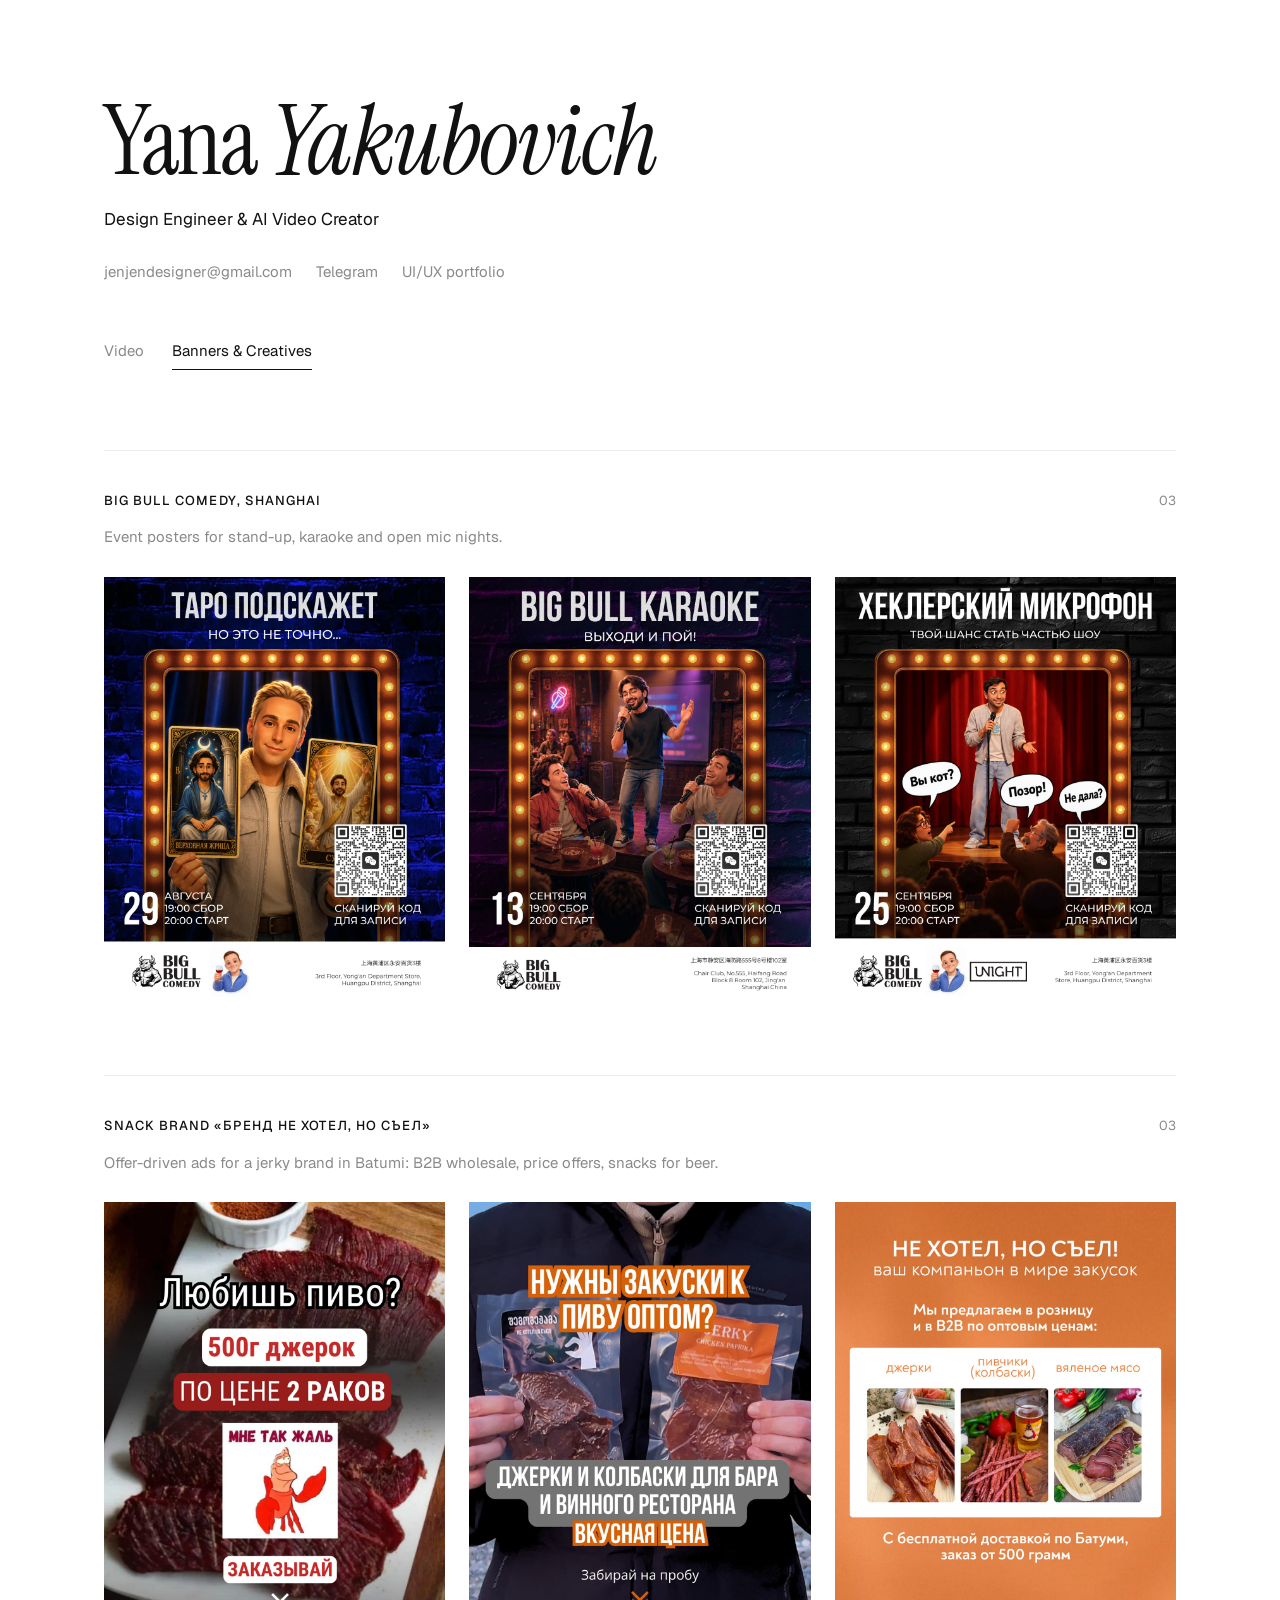
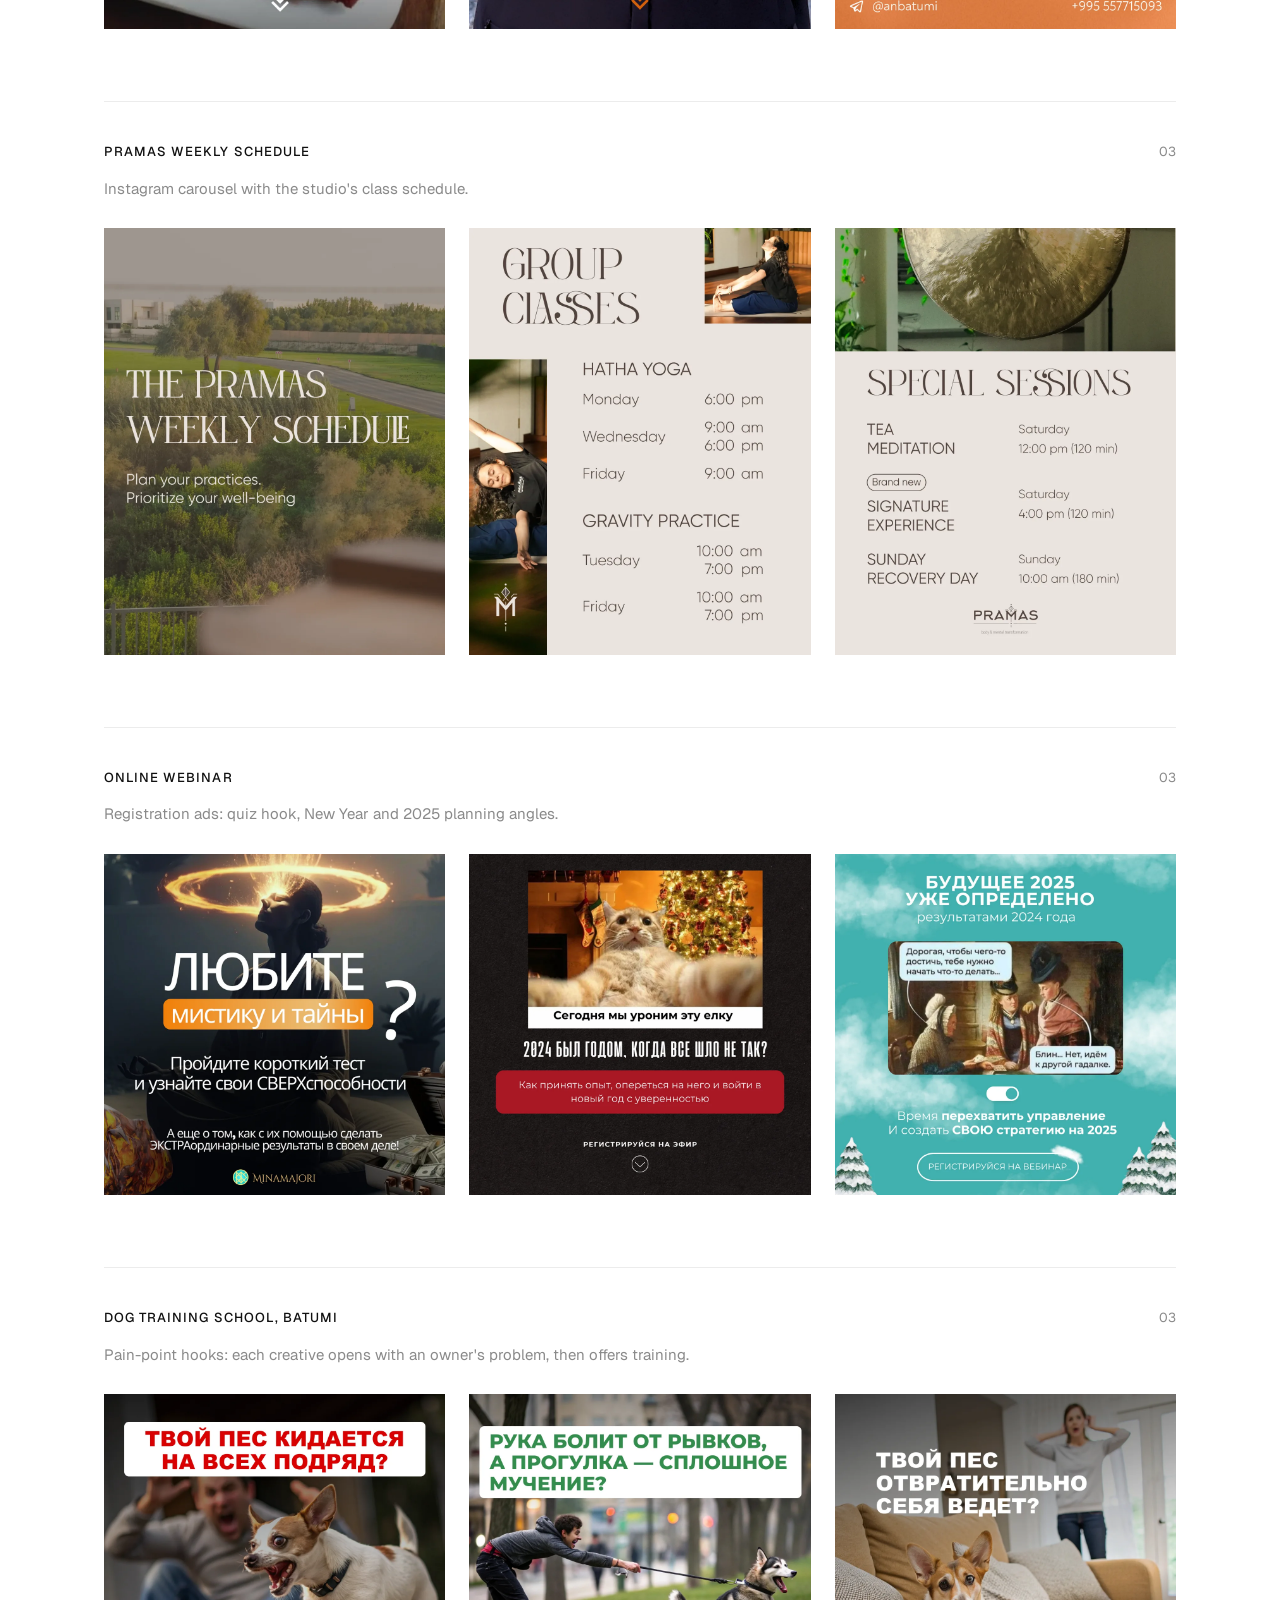
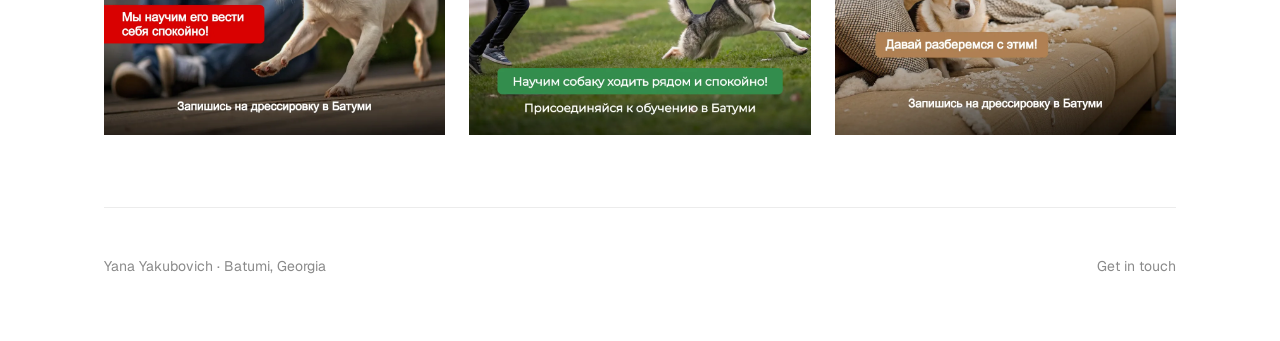
<file: ads.html>
<!doctype html>
<html lang="en">
<head>
<meta charset="utf-8">
<meta name="viewport" content="width=device-width, initial-scale=1">
<title>Yana Yakubovich — Banners &amp; Creatives</title>
<meta name="description" content="Design Engineer & AI Video Creator. Video, AI creatives and ads.">
<link rel="preconnect" href="https://fonts.googleapis.com">
<link rel="preconnect" href="https://fonts.gstatic.com" crossorigin>
<link href="https://fonts.googleapis.com/css2?family=Instrument+Serif:ital@0;1&family=Geist:wght@400;500&display=swap" rel="stylesheet">
<link rel="stylesheet" href="site.css">
</head>
<body>
<div class="wrap">
  <header>
    <h1>Yana <em>Yakubovich</em></h1>
    <p class="role">Design Engineer &amp; AI Video Creator</p>
    <nav class="links">
      <a href="mailto:jenjendesigner@gmail.com">jenjendesigner@gmail.com</a>
      <a href="https://t.me/yana_yakubovich" target="_blank" rel="noopener">Telegram</a>
      <a href="https://www.behance.net/yana_yakubovich" target="_blank" rel="noopener">UI/UX portfolio</a>
    </nav>
    <nav class="tabs">
      <a href="index.html">Video</a>
      <a href="ads.html" aria-current="page">Banners &amp; Creatives</a>
    </nav>
  </header>

  <main id="sections" data-empty="Ad creatives are coming soon."></main>

  <footer>
    <span>Yana Yakubovich · Batumi, Georgia</span>
    <a href="mailto:jenjendesigner@gmail.com">Get in touch</a>
  </footer>
</div>

<script>
const SECTIONS = [
  { title: "Big Bull Comedy, Shanghai", note: "Event posters for stand-up, karaoke and open mic nights.", static: true, items: [
    { type: "image", src: "media/ads/comedy-01.webp", w: 1080, h: 1350 },
    { type: "image", src: "media/ads/comedy-02.webp", w: 1080, h: 1350 },
    { type: "image", src: "media/ads/comedy-03.webp", w: 1080, h: 1350 },
  ]},
  { title: "Snack brand «Бренд не хотел, но съел»", note: "Offer-driven ads for a jerky brand in Batumi: B2B wholesale, price offers, snacks for beer.", static: true, items: [
    { type: "image", src: "media/ads/food-01.webp", w: 1080, h: 1350 },
    { type: "image", src: "media/ads/food-02.webp", w: 1080, h: 1350 },
    { type: "image", src: "media/ads/food-04.webp", w: 1080, h: 1350 },
  ]},
  { title: "Pramas weekly schedule", note: "Instagram carousel with the studio's class schedule.", static: true, items: [
    { type: "image", src: "media/ads/schedule-01.webp", w: 1080, h: 1350 },
    { type: "image", src: "media/ads/schedule-02.webp", w: 1080, h: 1350 },
    { type: "image", src: "media/ads/schedule-03.webp", w: 1080, h: 1350 },
  ]},
  { title: "Online webinar", note: "Registration ads: quiz hook, New Year and 2025 planning angles.", static: true, items: [
    { type: "image", src: "media/ads/webinar-02.webp", w: 1080, h: 1080 },
    { type: "image", src: "media/ads/webinar-03.webp", w: 1080, h: 1080 },
    { type: "image", src: "media/ads/webinar-04.webp", w: 1080, h: 1080 },
  ]},
  { title: "Dog training school, Batumi", note: "Pain-point hooks: each creative opens with an owner's problem, then offers training.", static: true, items: [
    { type: "image", src: "media/ads/dogs-02.webp", w: 1080, h: 1080 },
    { type: "image", src: "media/ads/dogs-03.webp", w: 1080, h: 1080 },
    { type: "image", src: "media/ads/dogs-07.webp", w: 1080, h: 1080 },
  ]},
];
</script>
<script src="site.js"></script>
</body>
</html>
</file>
<file: site.css>
:root {
    --bg: #ffffff;
    --ink: #111111;
    --muted: #8a8a8a;
    --line: #ececec;
    --gap: 24px;
  }
  * { box-sizing: border-box; margin: 0; padding: 0; }
  body {
    background: var(--bg);
    color: var(--ink);
    font: 400 15px/1.5 "Geist", system-ui, sans-serif;
    -webkit-font-smoothing: antialiased;
  }
  a { color: inherit; text-decoration: none; }
  .wrap { max-width: 1120px; margin: 0 auto; padding: 0 24px; }

  header { padding: 96px 0 80px; }
  h1 {
    font: 400 clamp(48px, 8vw, 96px)/0.95 "Instrument Serif", serif;
    letter-spacing: -0.02em;
  }
  h1 em { font-style: italic; }
  .role { margin-top: 20px; font-size: 17px; }
  .links { margin-top: 28px; display: flex; flex-wrap: wrap; gap: 8px 24px; color: var(--muted); }
  .links a { border-bottom: 1px solid transparent; transition: color .2s, border-color .2s; }
  .links a:hover { color: var(--ink); border-color: var(--ink); }

  section { padding: 40px 0 72px; border-top: 1px solid var(--line); }
  .section-head { display: flex; justify-content: space-between; align-items: baseline; margin-bottom: 28px; }
  h2 { font: 500 13px/1 "Geist", sans-serif; text-transform: uppercase; letter-spacing: .08em; }
  .count { color: var(--muted); font-size: 13px; }

  .grid { display: grid; gap: 40px var(--gap); grid-template-columns: repeat(2, 1fr); }
  .grid.vertical { grid-template-columns: repeat(4, 1fr); }
  @media (max-width: 860px) { .grid.vertical { grid-template-columns: repeat(2, 1fr); } }
  @media (max-width: 640px) {
    header { padding: 64px 0 56px; }
    .grid, .grid.static { grid-template-columns: 1fr; }
  }

  .media {
    position: relative; width: 100%; aspect-ratio: 16 / 9;
    background: #f4f4f4; overflow: hidden; cursor: pointer;
  }
  .vertical .media { aspect-ratio: 9 / 16; }
  .grid[data-ratio] .media { aspect-ratio: var(--ratio); }
  .grid.static { grid-template-columns: repeat(3, 1fr); }
  @media (max-width: 860px) { .grid.static { grid-template-columns: repeat(2, 1fr); } }
  .media img, .media iframe, .media video {
    position: absolute; inset: 0; width: 100%; height: 100%; border: 0; object-fit: cover;
  }
  .media img { transition: transform .6s cubic-bezier(.2,.7,.2,1); }
  .card:hover .media img { transform: scale(1.02); }
  .play {
    position: absolute; left: 16px; bottom: 16px;
    width: 44px; height: 44px; border-radius: 50%;
    background: #fff; display: grid; place-items: center;
    transition: transform .2s;
  }
  .card:hover .play { transform: scale(1.08); }
  .play::before {
    content: ""; margin-left: 3px;
    border-left: 11px solid var(--ink); border-top: 7px solid transparent; border-bottom: 7px solid transparent;
  }
  .caption { margin-top: 14px; }
  .caption .title { font-weight: 500; }
  .caption .meta { color: var(--muted); font-size: 14px; }

  .tabs { display: flex; gap: 28px; margin-top: 56px; font-size: 15px; }
  .tabs a { color: var(--muted); padding-bottom: 6px; border-bottom: 1px solid transparent; transition: color .2s; }
  .tabs a:hover { color: var(--ink); }
  .tabs a[aria-current="page"] { color: var(--ink); border-color: var(--ink); }
  .empty { padding: 40px 0 96px; border-top: 1px solid var(--line); color: var(--muted); }

  footer { padding: 48px 0 64px; border-top: 1px solid var(--line); color: var(--muted); font-size: 14px;
    display: flex; justify-content: space-between; flex-wrap: wrap; gap: 12px; }
  footer a:hover { color: var(--ink); }

  .card { opacity: 0; transform: translateY(12px); animation: in .7s cubic-bezier(.2,.7,.2,1) forwards; }
  @keyframes in { to { opacity: 1; transform: none; } }
  @media (prefers-reduced-motion: reduce) { .card { animation: none; opacity: 1; transform: none; } }

  @media (max-width: 640px) { .grid.static { grid-template-columns: 1fr; } }

  .note { margin: -12px 0 28px; max-width: 620px; color: var(--muted); }
  .grid.static { align-items: start; }
  .media.natural { background: none; cursor: zoom-in; }
  .media.natural img { object-fit: contain; }
  .lightbox { position: fixed; inset: 0; z-index: 10; background: rgba(255,255,255,.96);
    display: grid; place-items: center; padding: 24px; cursor: zoom-out; animation: fade .2s ease; }
  .lightbox img { max-width: 100%; max-height: 100%; object-fit: contain; }
  @keyframes fade { from { opacity: 0; } }

  .sound { position: absolute; left: 12px; bottom: 12px; padding: 6px 12px; border-radius: 999px;
    background: rgba(255,255,255,.92); font-size: 12px; font-weight: 500; transition: transform .2s; }
  .card:hover .sound { transform: scale(1.05); }
</file>
